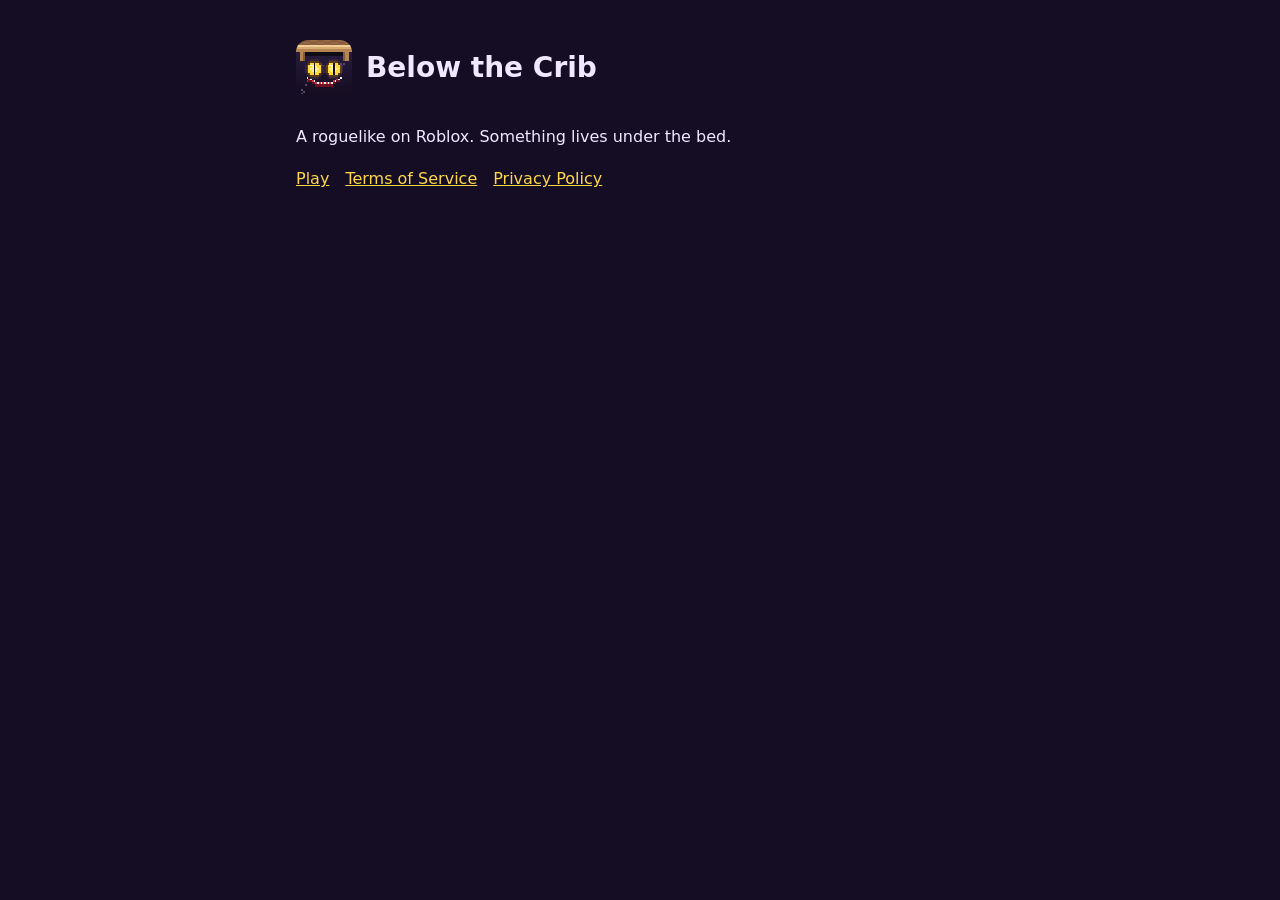
<file: index.html>
<!doctype html><html lang="en"><head><meta charset="utf-8"><meta name="viewport" content="width=device-width,initial-scale=1"><title>Below the Crib</title><link rel="stylesheet" href="style.css"></head>
<body><main><header><img src="icon.png" alt=""><h1>Below the Crib</h1></header>
<p>A roguelike on Roblox. Something lives under the bed.</p>
<nav><a href="https://www.roblox.com/games/100659922480570">Play</a><a href="terms.html">Terms of Service</a><a href="privacy.html">Privacy Policy</a></nav>
</main></body></html>
</file>
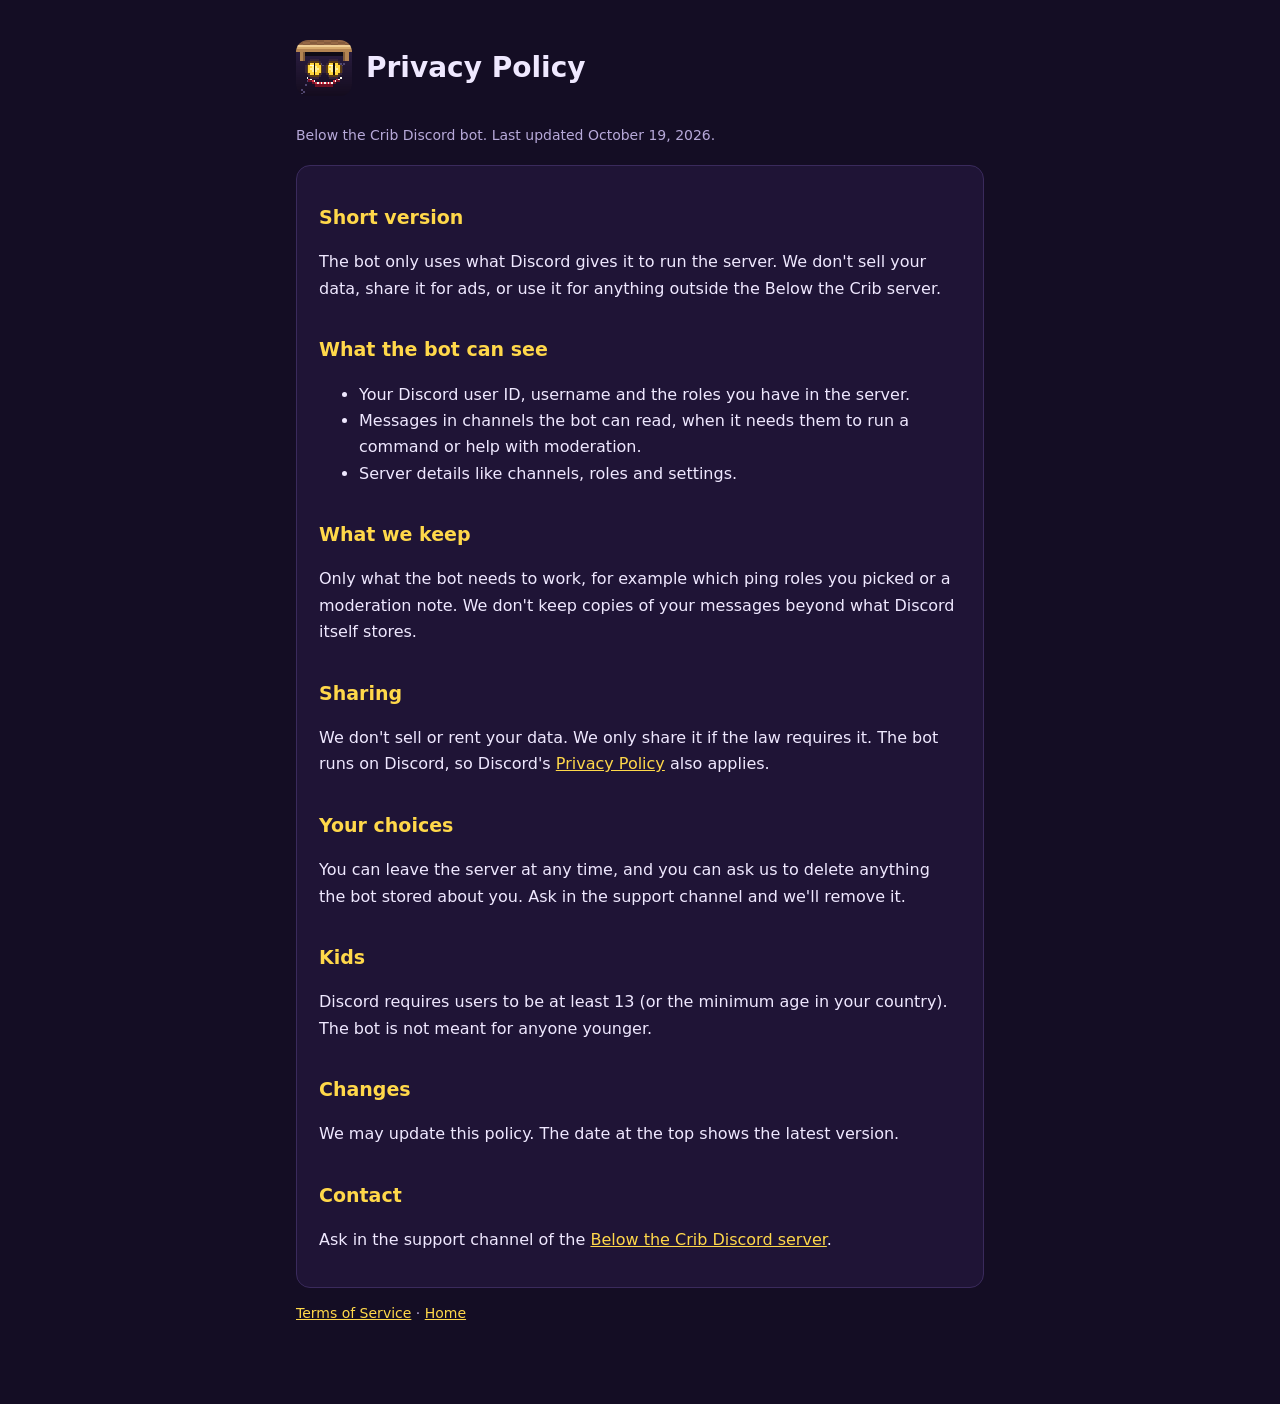
<file: privacy.html>
<!doctype html><html lang="en"><head><meta charset="utf-8"><meta name="viewport" content="width=device-width,initial-scale=1"><title>Privacy Policy</title><link rel="stylesheet" href="style.css"></head>
<body><main><header><img src="icon.png" alt=""><h1>Privacy Policy</h1></header>
<p class="muted">Below the Crib Discord bot. Last updated October 19, 2026.</p>
<section>
<h2>Short version</h2>
<p>The bot only uses what Discord gives it to run the server. We don't sell your data, share it for ads, or use it for anything outside the Below the Crib server.</p>
<h2>What the bot can see</h2>
<ul>
<li>Your Discord user ID, username and the roles you have in the server.</li>
<li>Messages in channels the bot can read, when it needs them to run a command or help with moderation.</li>
<li>Server details like channels, roles and settings.</li>
</ul>
<h2>What we keep</h2>
<p>Only what the bot needs to work, for example which ping roles you picked or a moderation note. We don't keep copies of your messages beyond what Discord itself stores.</p>
<h2>Sharing</h2>
<p>We don't sell or rent your data. We only share it if the law requires it. The bot runs on Discord, so Discord's <a href="https://discord.com/privacy">Privacy Policy</a> also applies.</p>
<h2>Your choices</h2>
<p>You can leave the server at any time, and you can ask us to delete anything the bot stored about you. Ask in the support channel and we'll remove it.</p>
<h2>Kids</h2>
<p>Discord requires users to be at least 13 (or the minimum age in your country). The bot is not meant for anyone younger.</p>
<h2>Changes</h2>
<p>We may update this policy. The date at the top shows the latest version.</p>
<h2>Contact</h2>
<p>Ask in the support channel of the <a href="https://discord.gg/NxPKxrVATQ">Below the Crib Discord server</a>.</p>
</section>
<p class="muted"><a href="terms.html">Terms of Service</a> · <a href="index.html">Home</a></p>
</main></body></html>
</file>
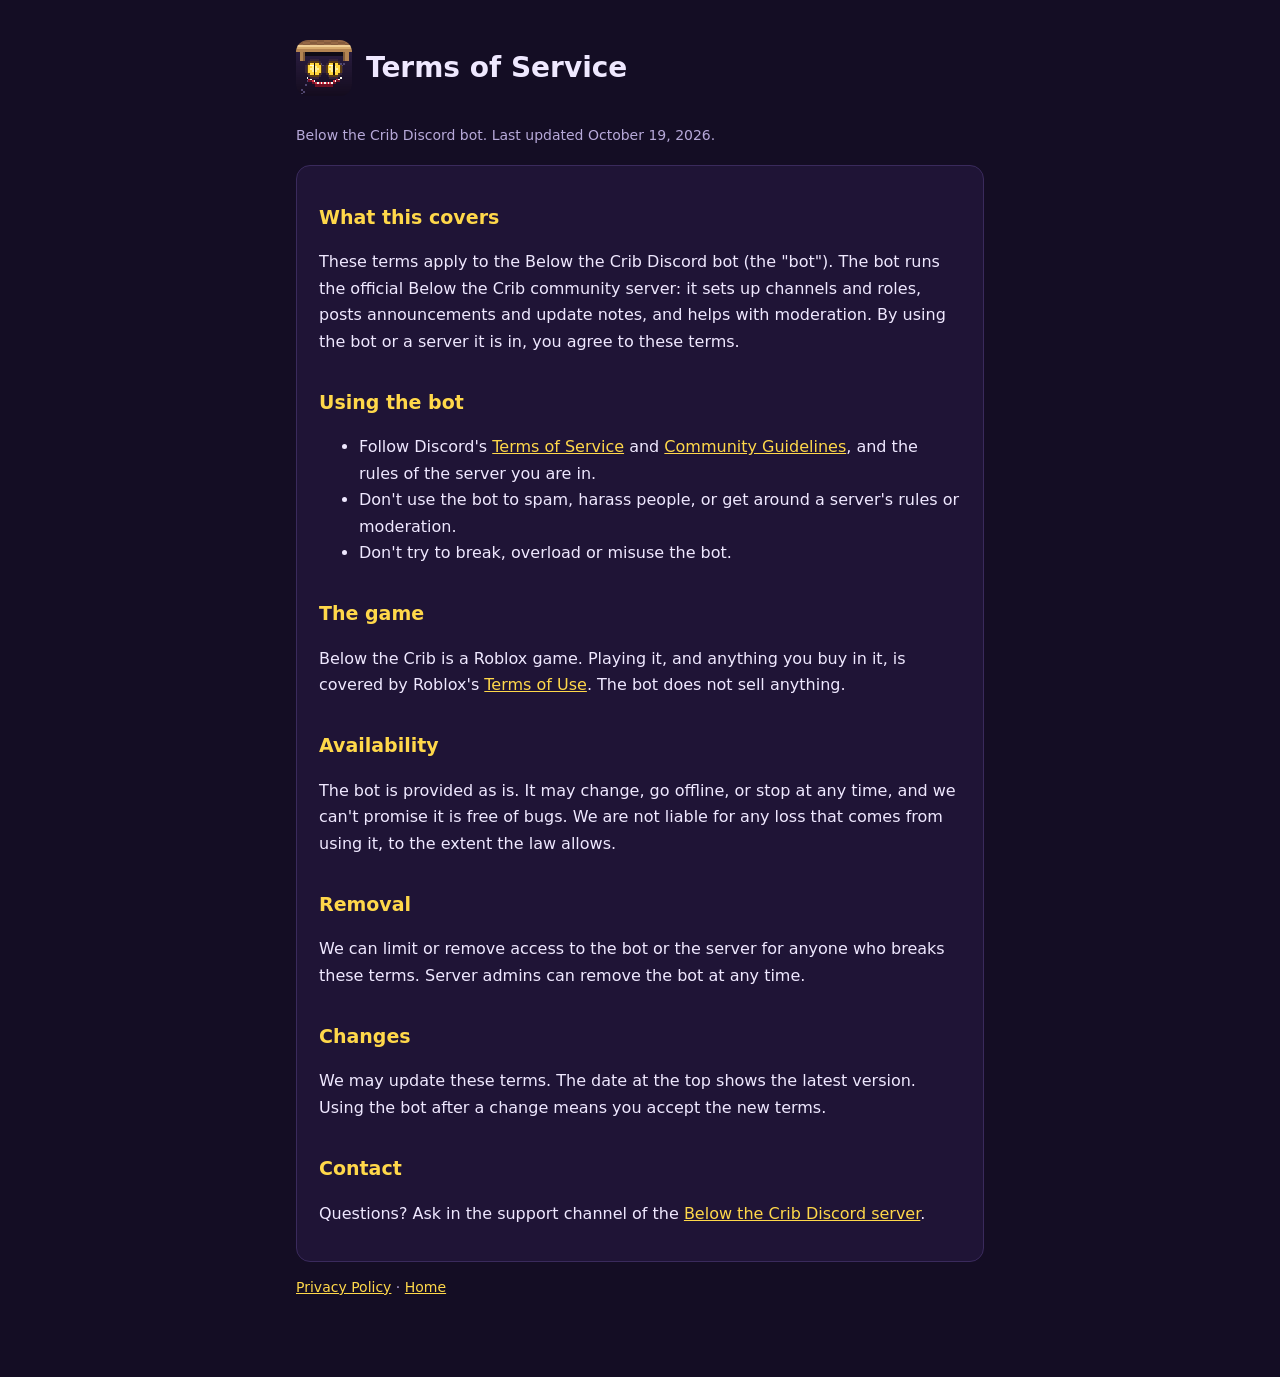
<file: terms.html>
<!doctype html><html lang="en"><head><meta charset="utf-8"><meta name="viewport" content="width=device-width,initial-scale=1"><title>Terms of Service</title><link rel="stylesheet" href="style.css"></head>
<body><main><header><img src="icon.png" alt=""><h1>Terms of Service</h1></header>
<p class="muted">Below the Crib Discord bot. Last updated October 19, 2026.</p>
<section>
<h2>What this covers</h2>
<p>These terms apply to the Below the Crib Discord bot (the "bot"). The bot runs the official Below the Crib community server: it sets up channels and roles, posts announcements and update notes, and helps with moderation. By using the bot or a server it is in, you agree to these terms.</p>
<h2>Using the bot</h2>
<ul>
<li>Follow Discord's <a href="https://discord.com/terms">Terms of Service</a> and <a href="https://discord.com/guidelines">Community Guidelines</a>, and the rules of the server you are in.</li>
<li>Don't use the bot to spam, harass people, or get around a server's rules or moderation.</li>
<li>Don't try to break, overload or misuse the bot.</li>
</ul>
<h2>The game</h2>
<p>Below the Crib is a Roblox game. Playing it, and anything you buy in it, is covered by Roblox's <a href="https://en.help.roblox.com/hc/en-us/articles/115004647846">Terms of Use</a>. The bot does not sell anything.</p>
<h2>Availability</h2>
<p>The bot is provided as is. It may change, go offline, or stop at any time, and we can't promise it is free of bugs. We are not liable for any loss that comes from using it, to the extent the law allows.</p>
<h2>Removal</h2>
<p>We can limit or remove access to the bot or the server for anyone who breaks these terms. Server admins can remove the bot at any time.</p>
<h2>Changes</h2>
<p>We may update these terms. The date at the top shows the latest version. Using the bot after a change means you accept the new terms.</p>
<h2>Contact</h2>
<p>Questions? Ask in the support channel of the <a href="https://discord.gg/NxPKxrVATQ">Below the Crib Discord server</a>.</p>
</section>
<p class="muted"><a href="privacy.html">Privacy Policy</a> · <a href="index.html">Home</a></p>
</main></body></html>
</file>
<file: style.css>
:root{--bg:#140d24;--card:#1f1436;--text:#efe8ff;--muted:#b7a9d9;--gold:#ffd84a;--line:#3a2a5c}
*{box-sizing:border-box}body{margin:0;background:var(--bg);color:var(--text);font:16px/1.65 system-ui,-apple-system,Segoe UI,Roboto,sans-serif}
main{max-width:720px;margin:0 auto;padding:40px 16px 64px}
header{display:flex;gap:14px;align-items:center;margin-bottom:28px}header img{width:56px;height:56px;border-radius:12px;image-rendering:pixelated}
h1{font-size:28px;margin:0}h2{font-size:19px;color:var(--gold);margin:32px 0 8px}p,li{color:var(--text)}.muted{color:var(--muted);font-size:14px}
a{color:var(--gold)}nav a{margin-right:16px}section{background:var(--card);border:1px solid var(--line);border-radius:14px;padding:4px 22px 18px;margin-top:18px}
</file>
